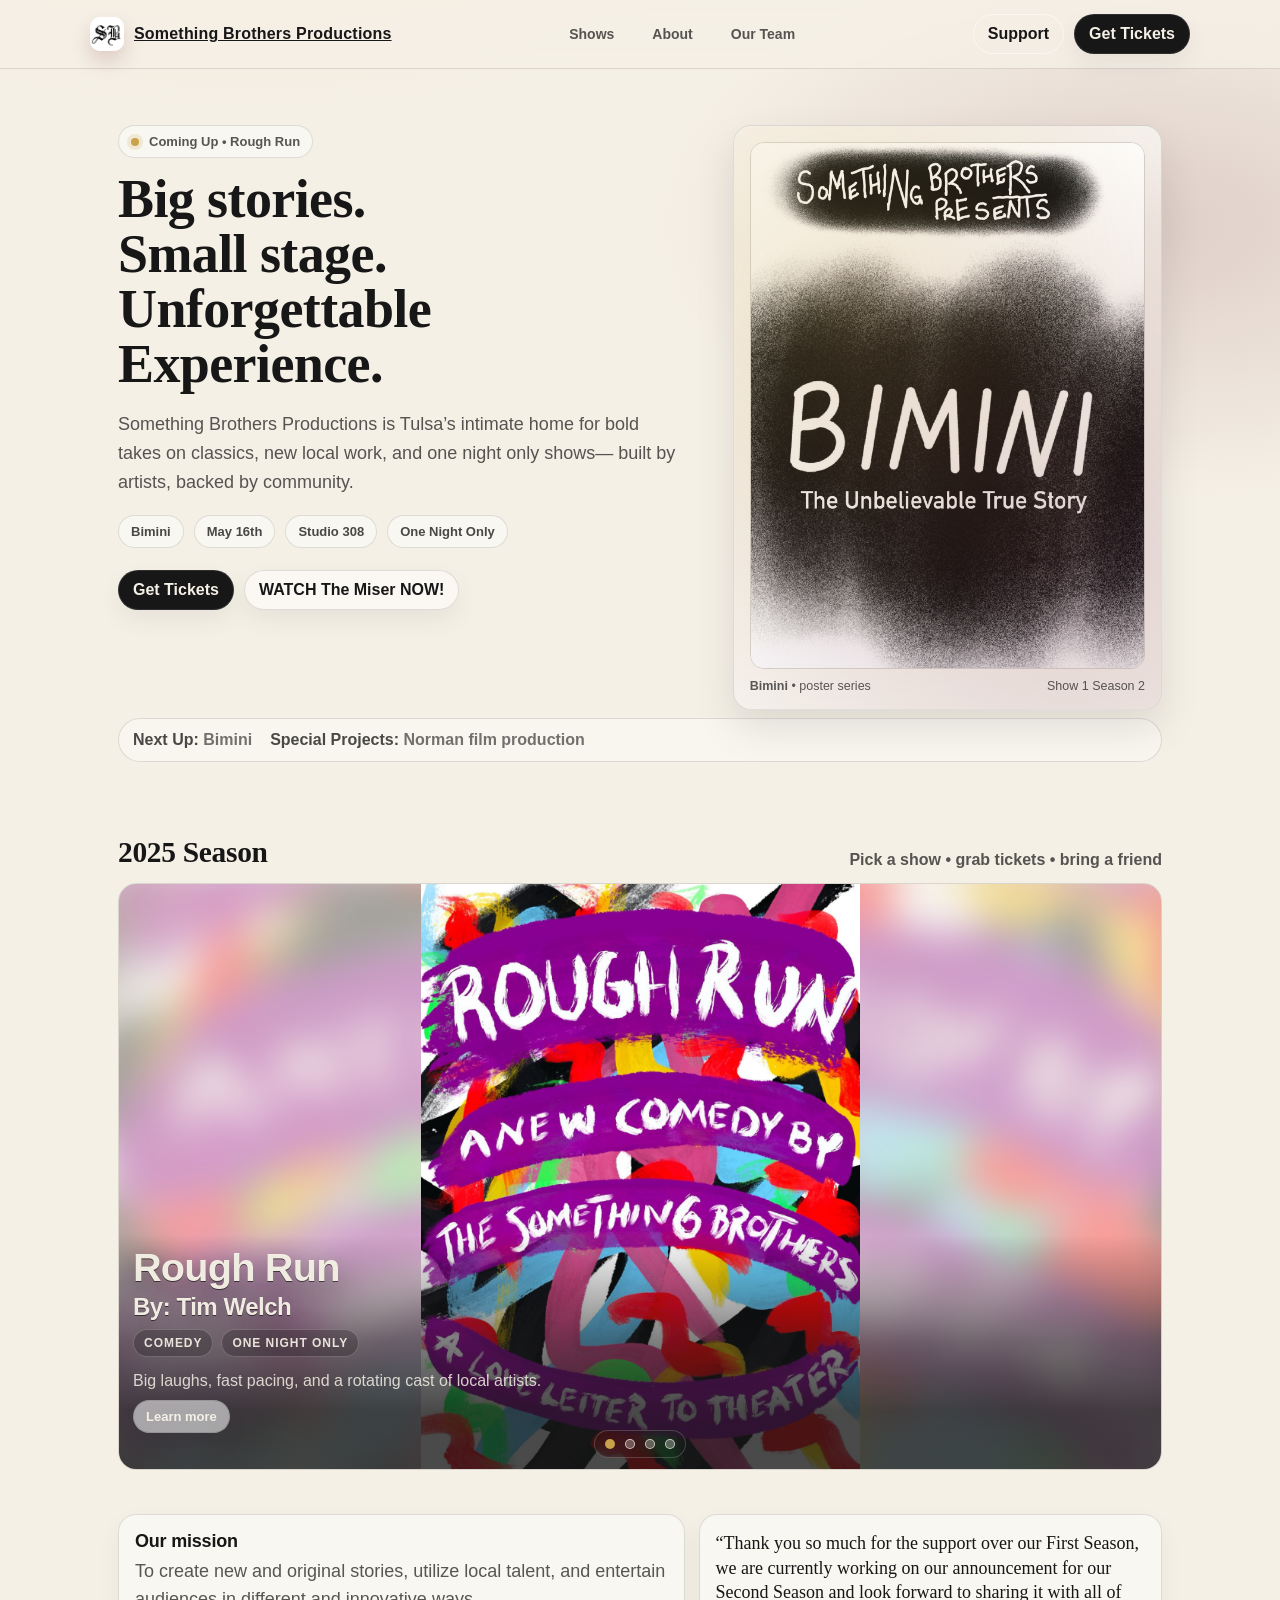
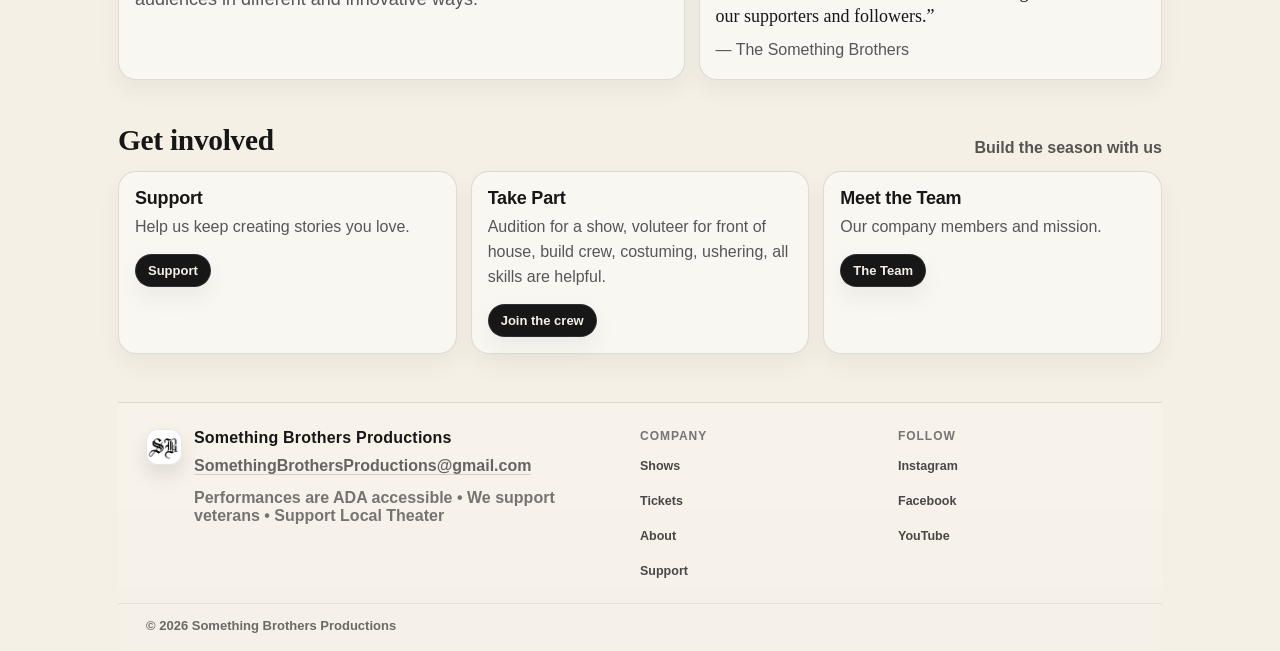
<file: index.html>
<!doctype html>
<html lang="en">
<head>
  <meta charset="utf-8" />
  <meta name="viewport" content="width=device-width,initial-scale=1" />
  <title>Something Brothers Productions</title>
  <link rel="stylesheet" href="styles.css" />
</head>
<body>
  <header>
    <div class="wrap nav">
      <div class="brand">
        <div class="mark" aria-hidden="true"></div>
        <a href="./landing.html">Something Brothers Productions</a>
      </div>
      <nav aria-label="Primary">
        <ul>
          <li><a href="./shows.html">Shows</a></li>
          <li><a href="./about.html">About</a></li>
          <li><a href="./team.html">Our Team</a></li>
        </ul>
      </nav>
      <div class="actions">
        <a class="btn ghost" href="./support.html">Support</a>
        <a class="btn primary" target="_blank" rel="noopener noreferrer" href="https://studio308tulsa.com/event/rough-run-an-original-comedy-by-the-something-brothers-production-company-january-17-2025-25-doors-at-700-show-at-730/">Get Tickets</a>
      </div>
    </div>
  </header>

  <main class="wrap">
    <section class="hero">
      <div class="heroGrid">
        <div>
          <div class="kicker"><span class="kDot" aria-hidden="true"></span> Coming Up • Rough Run</div>
          <h1>Big stories.<br>Small stage.<br>Unforgettable Experience.</h1>
          <p class="sub">
            Something Brothers Productions is Tulsa’s intimate home for bold takes on classics, new local work, and one night only shows—
            built by artists, backed by community.
          </p>
          <div class="meta">
            <div class="chip">Bimini </div>
            <div class="chip">May 16th</div>
            <div class="chip">Studio 308</div>
            <div class="chip">One Night Only</div>
          </div>
          <div class="heroCtas">
            <a class="btn primary" target="_blank" rel="noopener noreferrer" href="https://studio308tulsa.com/event/rough-run-an-original-comedy-by-the-something-brothers-production-company-january-17-2025-25-doors-at-700-show-at-730/">Get Tickets</a>
            <a class="btn" href="https://www.youtube.com/watch?v=5U45g6KMZA4" target="_blank" rel="noopener noreferrer">WATCH The Miser NOW!</a>
          </div>
        </div>

        <aside class="poster" aria-label="Show poster">
            <img
            class="posterImg"
            src="./images/Bimini.jpg"
            alt="Poster for Bimini"
            loading="lazy"
          />
          <div class="caption">
            <span><strong>Bimini</strong> • poster series</span>
            <span>Show 1 Season 2</span>
          </div>
        </aside>
      </div>

      <div class="strip" role="note" aria-label="Upcoming highlights">
        <div>Next Up: <span>Bimini </span></div>
        <div>Special Projects: <span>Norman film production</span></div>
      </div>
    </section>

    <section>
      <div class="sectionTitle">
        <h2>2025 Season</h2>
        <p>Pick a show • grab tickets • bring a friend</p>
      </div>

      <div class="seasonCarousel" data-carousel aria-label="2026 Season shows">
        <div class="seasonViewport" tabindex="0" aria-label="Carousel">
          <div class="seasonTrack">
            <article class="seasonSlide" style="--poster:url('./images/rough_run.jpg')">
              <div class="seasonMask">
                <h3>Rough Run</h3>
                <h4>By: Tim Welch</h4>
                <div class="tagRow">
                  <span class="tag">Comedy</span><span class="tag">One Night Only</span>
                </div>
                <p>Big laughs, fast pacing, and a rotating cast of local artists.</p>
                <div class="row">
                  <a class="btn mini" href="./shows.html">Learn more</a>
                </div>
              </div>
            </article>
      
            <article class="seasonSlide" id="season-slide-2" style="--poster:url('./images/macbeth.jpg')">
              <div class="seasonMask">
                <h3>Macbeth</h3>
                <h4>By: William Shakespeare</h4>
                <div class="tagRow">
                  <span class="tag">Classic</span><span class="tag">Mainstage</span>
                </div>
                <p>Bold design, modern rhythm, and a focus on human stakes.</p>
                <div class="row">
                  <a class="btn mini" href="./shows.html">Learn more</a>
                </div>
              </div>
            </article>
      
            <article class="seasonSlide" id="season-slide-3" style="--poster:url('./images/miser correct.jpg')">
              <div class="seasonMask">
                <h3>The Miser</h3>
                <h4>By: Moliere</h4>
                <h5>Adapted by: The Something Brothers</h5>
                <div class="tagRow">
                  <span class="tag">Local</span><span class="tag">Workshop</span>
                </div>
                <p>New take on a classic by Tulsa artists; bold, crude, and hilarious.</p>
                <div class="row">
                  <a class="btn mini" href="https://www.youtube.com/watch?v=5U45g6KMZA4" target="_blank" rel="noopener noreferrer">WATCH NOW</a>
                </div>
              </div>
            </article>
      
            <article class="seasonSlide" id="season-slide-4" style="--poster:url('./images/norman.jpg')">
              <div class="seasonMask">
                <h3>Norman</h3>
                <h4>By: Justin Hendrix</h4>
                <div class="tagRow">
                  <span class="tag">Special</span><span class="tag">Limited</span>
                </div>
                <p>Unforgettable, heartfelt, original.</p>
                <div class="row">
                  <a class="btn mini" href="https://www.youtube.com/watch?v=4v0efpyCd44" target="_blank" rel="noopener noreferrer">KJRH Featurette</a>
                </div>
              </div>
              </article>
          </div>
        </div>
      
        <div class="seasonDots" role="tablist" aria-label="Season slide navigation">
          <button class="seasonDot" type="button" aria-label="Slide 1" aria-controls="season-slide-1" aria-selected="true"></button>
          <button class="seasonDot" type="button" aria-label="Slide 2" aria-controls="season-slide-2" aria-selected="false"></button>
          <button class="seasonDot" type="button" aria-label="Slide 3" aria-controls="season-slide-3" aria-selected="false"></button>
          <button class="seasonDot" type="button" aria-label="Slide 4" aria-controls="season-slide-4" aria-selected="false"></button>
        </div>
      </div>      
    </section>

    <section class="twoCol">
      <div class="card">
        <h3>Our mission</h3>
        <p class="sub" style="margin-top:6px">
            To create new and original stories, utilize local talent, and entertain audiences in different and innovative ways.
        </p>
      </div>
      <div class="card">
        <div class="quote">“Thank you so much for the support over our First Season, we are currently working on our announcement for our Second Season and look forward to sharing it with all of our supporters and followers.”</div>
        <p style="margin-top:10px; color:var(--muted)">— The Something Brothers</p>
      </div>
    </section>

    <section>
      <div class="sectionTitle">
        <h2>Get involved</h2>
        <p>Build the season with us</p>
      </div>
      <div class="grid">
        <article class="card">
          <h3>Support</h3>
          <p>Help us keep creating stories you love.</p>
          <div class="row"><a class="btn mini primary" href="./support.html">Support</a></div>
        </article>
        <article class="card">
          <h3>Take Part</h3>
          <p>Audition for a show, voluteer for front of house, build crew, costuming, ushering, all skills are helpful.</p>
          <div class="row"><a class="btn mini primary" href="./support.html">Join the crew</a></div>
        </article>
        <article class="card">
          <h3>Meet the Team</h3>
          <p>Our company members and mission.</p>
          <div class="row"><a class="btn mini primary" href="#">The Team</a></div>
        </article>
      </div>
    </section>


    <footer class="siteFooter" aria-label="Site footer">
        <div class="wrap footerGrid">
          <div class="footerBrand">
            <div class="footerLogo" aria-hidden="true"></div>
            <div>
              <div class="footerName">Something Brothers Productions</div>
              <address class="footerMeta">
                <a href="mailto:somethingbrothersproductions@gmail.com">SomethingBrothersProductions@gmail.com</a>
              </address>
              <div class="footerNote">Performances are ADA accessible • We support veterans • Support Local Theater</div>
            </div>
          </div>
      
          <nav class="footerCol" aria-label="Footer links">
            <div class="footerTitle">Company</div>
            <a class="footerLink" href="./shows.html">Shows</a>
            <a class="footerLink" target="_blank" rel="noopener noreferrer" href="https://studio308tulsa.com/event/rough-run-an-original-comedy-by-the-something-brothers-production-company-january-17-2025-25-doors-at-700-show-at-730/">Tickets</a>
            <a class="footerLink" href="./about.html">About</a>
            <a class="footerLink" href="./support.html">Support</a>
          </nav>
      
          <div class="footerCol">
            <div class="footerTitle">Follow</div>
            <a class="footerLink" target="_blank" rel="noopener noreferrer" href="https://www.instagram.com/somethingbrothersproductions/">Instagram</a>
            <a class="footerLink" target="_blank" rel="noopener noreferrer" href="https://www.facebook.com/p/Something-Brothers-Productions-61576021524896/">Facebook</a>
            <a class="footerLink" target="_blank" rel="noopener noreferrer" href="https://www.youtube.com/@SomethingBrothersProductions">YouTube</a>
          </div>
        </div>
      
        <div class="wrap footerBar">
          <span>© <span id="year"></span> Something Brothers Productions</span>
          <span class="footerBarLinks">
            <a href="#"></a>
            <a href="#"></a>
          </span>
        </div>
      </footer>
      
      <script>
        document.getElementById("year").textContent = new Date().getFullYear();
      </script>      
  </main>
</body>
</html>
<script src="something.js" defer></script>
</file>
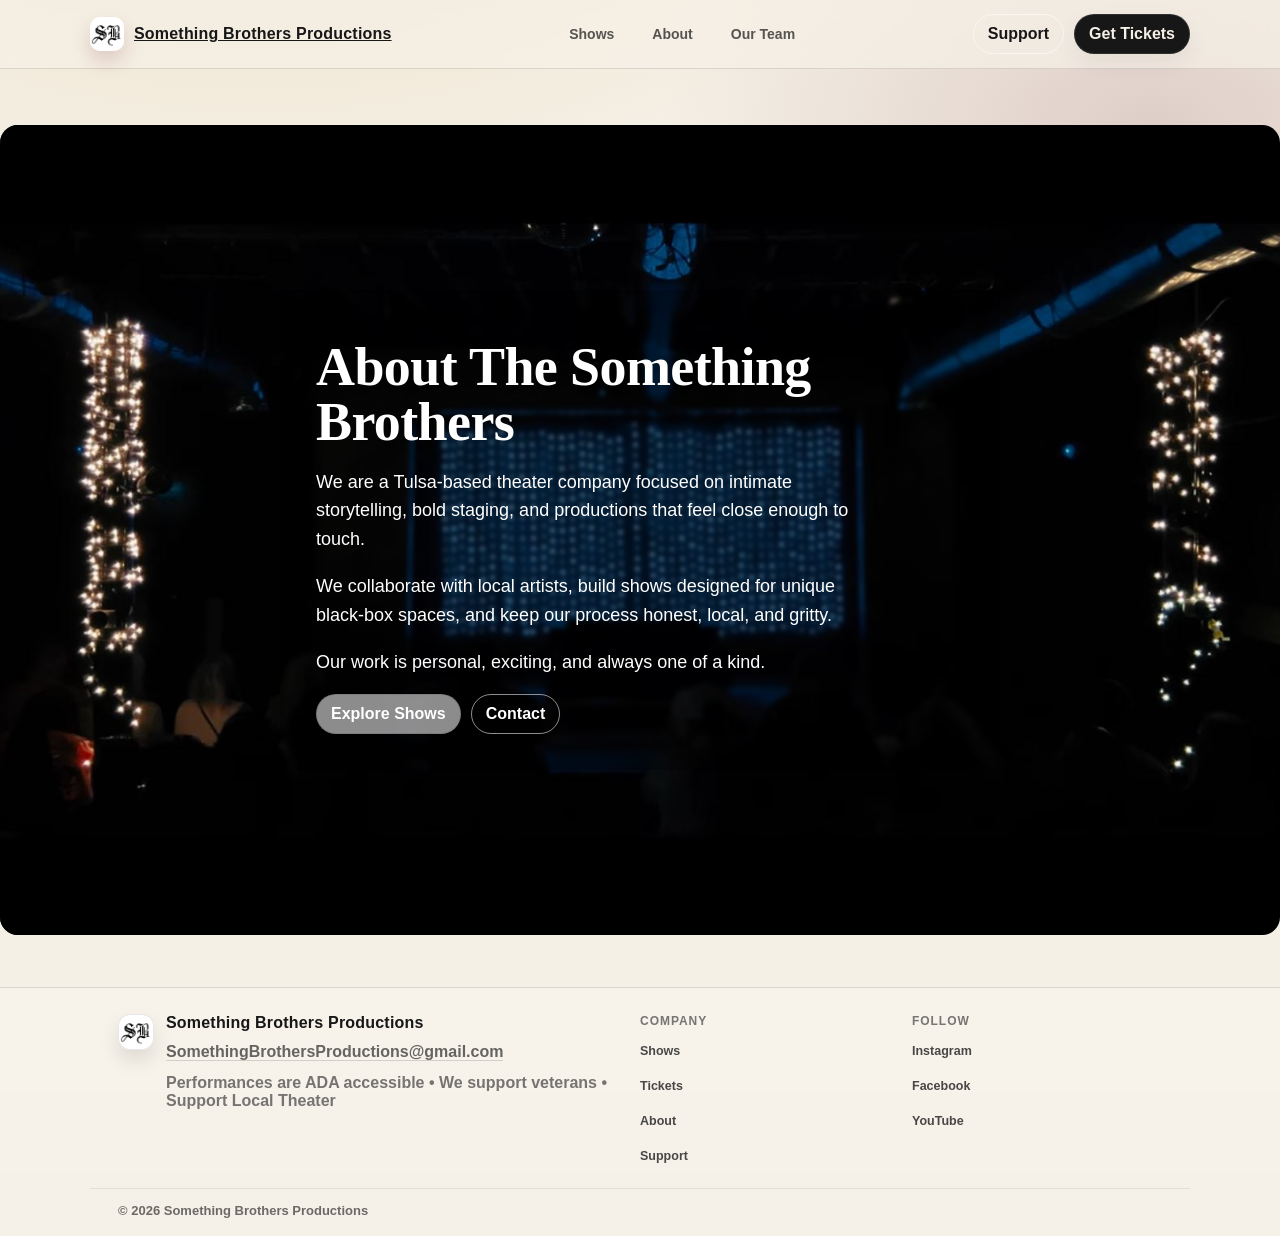
<file: about.html>
<!doctype html>
<html lang="en">
<head>
  <meta charset="utf-8" />
  <meta name="viewport" content="width=device-width,initial-scale=1" />
  <title>Something Brothers Productions</title>
  <link rel="stylesheet" href="styles.css" />
</head>
<body>
  <header>
    <div class="wrap nav">
      <div class="brand">
        <div class="mark" aria-hidden="true"></div>
        <a href="./index.html">Something Brothers Productions</a>
      </div>
      <nav aria-label="Primary">
        <ul>
          <li><a href="./shows.html">Shows</a></li>
          <li><a href="./about.html">About</a></li>
          <li><a href="./team.html">Our Team</a></li>
        </ul>
      </nav>
      <div class="actions">
        <a class="btn ghost" href="./support.html">Support</a>
        <a class="btn primary" href="https://studio308tulsa.com/event/rough-run-an-original-comedy-by-the-something-brothers-production-company-january-17-2025-25-doors-at-700-show-at-730/">Get Tickets</a>
      </div>
    </div>
  </header>

  <main>
    <section class="hero">
        <section class="aboutBand" aria-labelledby="about-title">
            <div class="aboutMedia" role="img" aria-label="photo of a black-box space"></div>
            <div class="wrap">
                <div class="aboutContent">
                    <h1 id="about-title">About The Something Brothers</h2>
                    <p class="sub2">
                    We are a Tulsa-based theater company focused on intimate storytelling, bold staging,
                    and productions that feel close enough to touch.
                    </p>
                    <p class="sub2">
                    We collaborate with local artists, build shows designed for unique black-box spaces,
                    and keep our process honest, local, and gritty.
                    </p>
                    <p class="sub2">
                    Our work is personal, exciting, and always one of a kind.
                    </p>

                    <div class="aboutActions">
                    <a class="btn" href="#shows">Explore Shows</a>
                    <a class="btn ghost" href="#contact">Contact</a>
                    </div>
                </div>
            </div>
        </section>
      

      
    </section>

    

 
    
    <footer class="siteFooter" aria-label="Site footer">
        <div class="wrap footerGrid">
          <div class="footerBrand">
            <div class="footerLogo" aria-hidden="true"></div>
            <div>
              <div class="footerName">Something Brothers Productions</div>
              <address class="footerMeta">
                <a href="mailto:somethingbrothersproductions@gmail.com">SomethingBrothersProductions@gmail.com</a>
              </address>
              <div class="footerNote">Performances are ADA accessible • We support veterans • Support Local Theater</div>
            </div>
          </div>
      
          <nav class="footerCol" aria-label="Footer links">
            <div class="footerTitle">Company</div>
            <a class="footerLink" href="./shows.html">Shows</a>
            <a class="footerLink" target="_blank" rel="noopener noreferrer" href="https://studio308tulsa.com/event/rough-run-an-original-comedy-by-the-something-brothers-production-company-january-17-2025-25-doors-at-700-show-at-730/">Tickets</a>
            <a class="footerLink" href="./about.html">About</a>
            <a class="footerLink" href="./support.html">Support</a>
          </nav>
      
          <div class="footerCol">
            <div class="footerTitle">Follow</div>
            <a class="footerLink" target="_blank" rel="noopener noreferrer" href="https://www.instagram.com/somethingbrothersproductions/">Instagram</a>
            <a class="footerLink" target="_blank" rel="noopener noreferrer" href="https://www.facebook.com/p/Something-Brothers-Productions-61576021524896/">Facebook</a>
            <a class="footerLink" target="_blank" rel="noopener noreferrer" href="https://www.youtube.com/@SomethingBrothersProductions">YouTube</a>
          </div>
        </div>
      
        <div class="wrap footerBar">
          <span>© <span id="year"></span> Something Brothers Productions</span>
          <span class="footerBarLinks">
            <a href="#"></a>
            <a href="#"></a>
          </span>
        </div>
      </footer>
      
      <script>
        document.getElementById("year").textContent = new Date().getFullYear();
      </script>      
  </main>
</body>
</html>
<script src="something.js" defer></script>
</file>
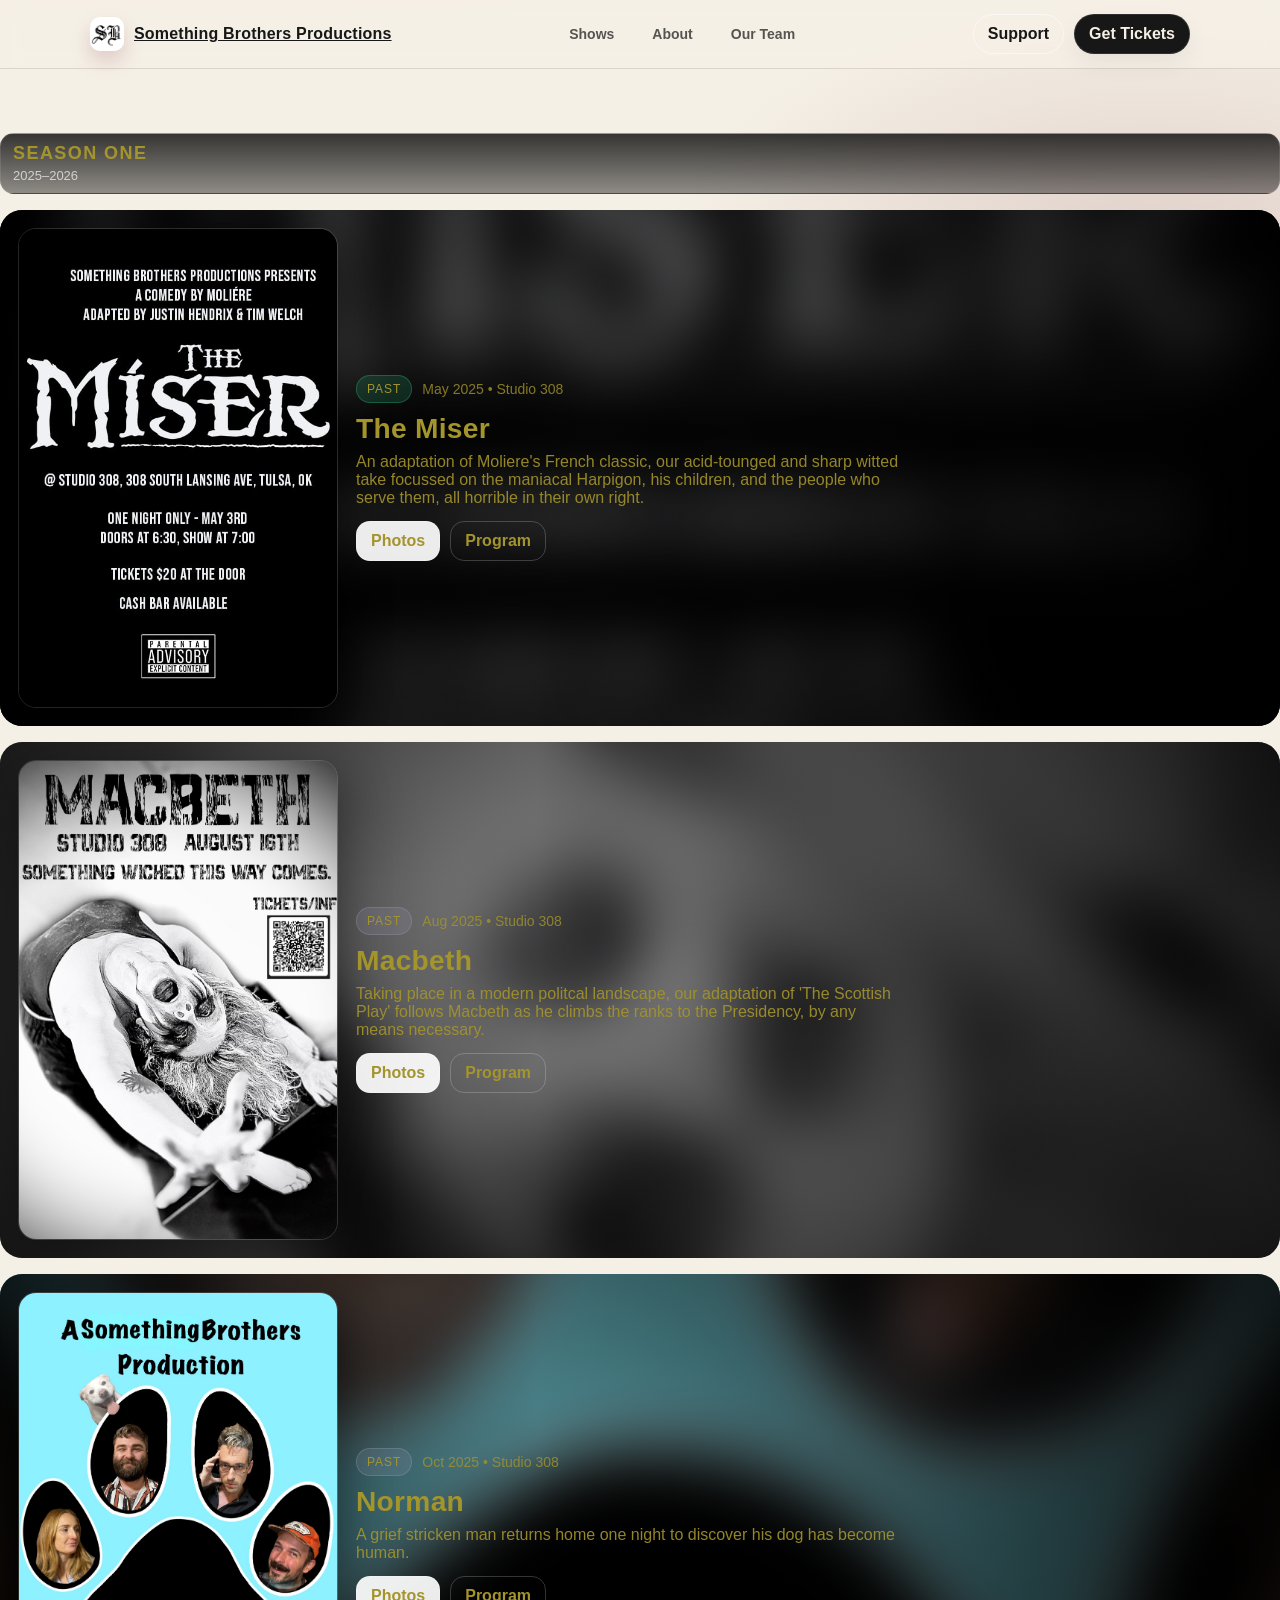
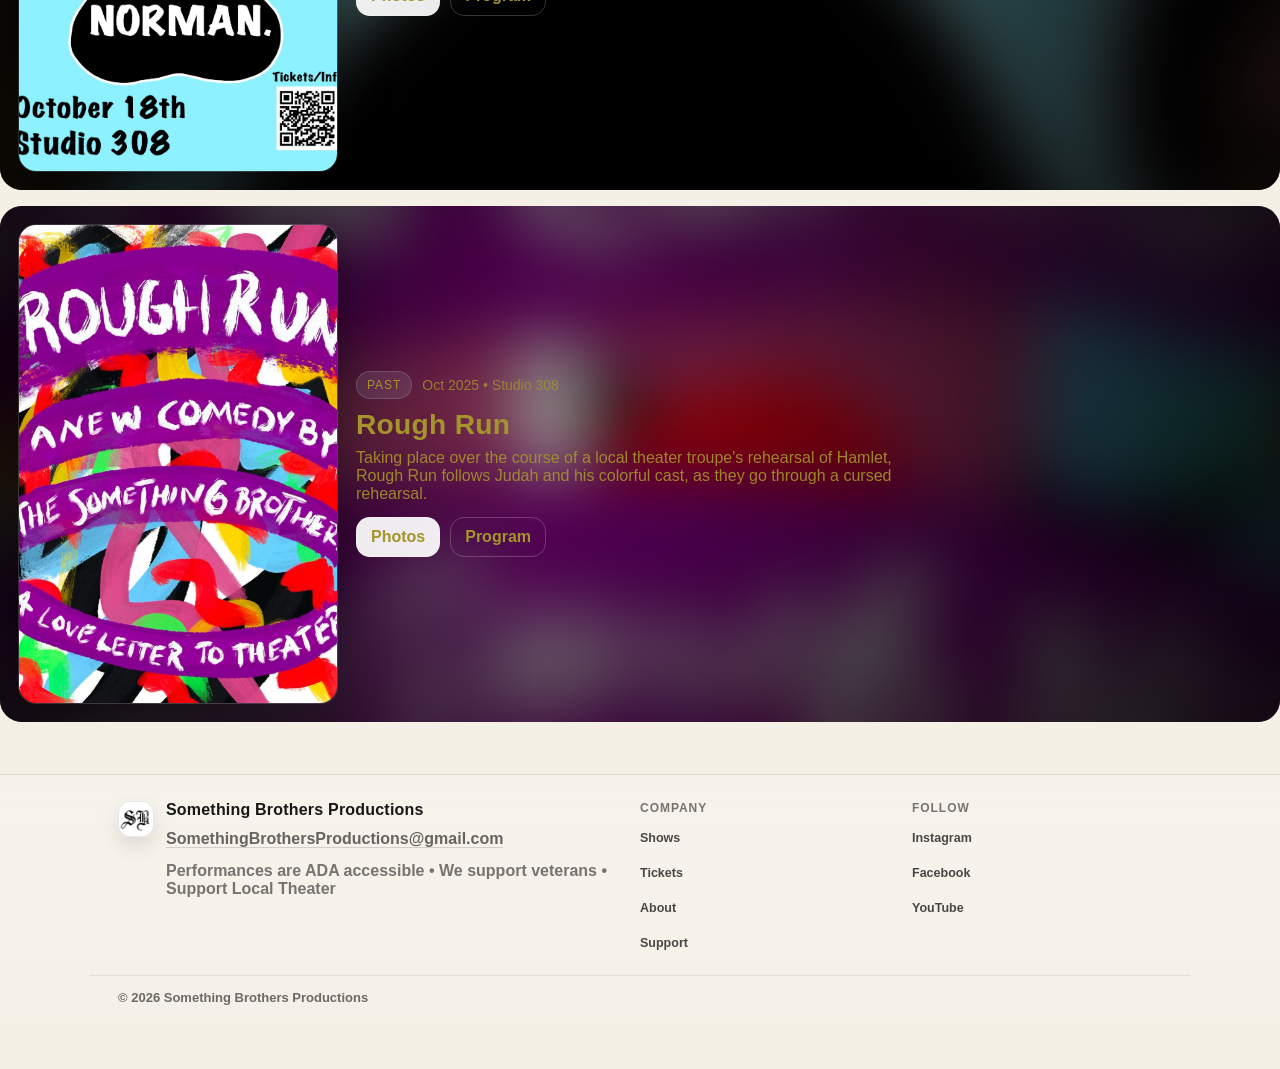
<file: shows.html>
<!doctype html>
<html lang="en">
<head>
  <meta charset="utf-8" />
  <meta name="viewport" content="width=device-width,initial-scale=1" />
  <title>Something Brothers Productions</title>
  <link rel="stylesheet" href="styles.css" />
</head>
<body>
  <header>
    <div class="wrap nav">
      <div class="brand">
        <div class="mark" aria-hidden="true"></div>
        <a href="./index.html">Something Brothers Productions</a>
      </div>
      <nav aria-label="Primary">
        <ul>
          <li><a href="./shows.html">Shows</a></li>
          <li><a href="./about.html">About</a></li>
          <li><a href="./team.html">Our Team</a></li>
        </ul>
      </nav>
      <div class="actions">
        <a class="btn ghost" href="./support.html">Support</a>
        <a class="btn primary" href="https://studio308tulsa.com/event/rough-run-an-original-comedy-by-the-something-brothers-production-company-january-17-2025-25-doors-at-700-show-at-730/">Get Tickets</a>
      </div>
    </div>
  </header>

  <main>
    
    <!-- ===== Shows Heroes Section (drop-in) ===== -->
<section class="shows-block" aria-label="Shows">

  <!-- Season One -->
  <section class="shows-season" aria-label="Season One">
    <div class="shows-seasonhead">
      <h2 class="shows-season-title">Season One</h2>
      <p class="shows-season-subtitle">2025–2026</p>
    </div>

    <div class="shows-rail">
      <article class="shows-hero" style="--shows-poster:url('./images/miser\ correct.jpg');">
        <div class="shows-hero-inner">
          <img class="shows-hero-poster" src='./images/miser correct.jpg' alt="Show 01 poster" loading="lazy">

          <div class="shows-hero-copy">
            <div class="shows-hero-topline">
              <span class="shows-badge shows-badge-upcoming">Past</span>
              <span class="shows-meta">May 2025 • Studio 308</span>
            </div>

            <h3 class="shows-hero-title">The Miser</h3>

            <p class="shows-hero-blurb">
              An adaptation of Moliere's French classic, our acid-tounged and sharp witted take focussed on the maniacal Harpigon, his children, and the people who serve them, all horrible in their own right.
            </p>

            <div class="shows-hero-actions">
              <a class="shows-btn" href="#">Photos</a>
              <a class="shows-btn shows-btn-ghost" href="#">Program</a>
            </div>
          </div>
        </div>
      </article>

      <article class="shows-hero" style="--shows-poster:url('./images/macbeth.jpg');">
        <div class="shows-hero-inner">
          <img class="shows-hero-poster" src='./images/macbeth.jpg' alt="Show 02 poster" loading="lazy">

          <div class="shows-hero-copy">
            <div class="shows-hero-topline">
              <span class="shows-badge shows-badge-past">Past</span>
              <span class="shows-meta">Aug 2025 • Studio 308</span>
            </div>

            <h3 class="shows-hero-title">Macbeth</h3>

            <p class="shows-hero-blurb">
              Taking place in a modern politcal landscape, our adaptation of 'The Scottish Play' follows Macbeth as he climbs the ranks to the Presidency, by any means necessary. 
            </p>

            <div class="shows-hero-actions">
              <a class="shows-btn" href="#">Photos</a>
              <a class="shows-btn shows-btn-ghost" href="#">Program</a>
            </div>
          </div>
        </div>
      </article>

      <article class="shows-hero" style="--shows-poster:url('./images/norman.jpg');">
        <div class="shows-hero-inner">
          <img class="shows-hero-poster" src='./images/norman.jpg' alt="Show 03 poster" loading="lazy">

          <div class="shows-hero-copy">
            <div class="shows-hero-topline">
              <span class="shows-badge shows-badge-past">Past</span>
              <span class="shows-meta">Oct 2025 • Studio 308</span>
            </div>

            <h3 class="shows-hero-title">Norman</h3>

            <p class="shows-hero-blurb">
              A grief stricken man returns home one night to discover his dog has become human.
            </p>

            <div class="shows-hero-actions">
              <a class="shows-btn" href="#">Photos</a>
              <a class="shows-btn shows-btn-ghost" href="#">Program</a>
            </div>
          </div>
        </div>
      </article>

      <article class="shows-hero" style="--shows-poster:url('./images/rough_run.jpg');">
        <div class="shows-hero-inner">
          <img class="shows-hero-poster" src='./images/rough_run.jpg' alt="Show 03 poster" loading="lazy">

          <div class="shows-hero-copy">
            <div class="shows-hero-topline">
              <span class="shows-badge shows-badge-past">Past</span>
              <span class="shows-meta">Oct 2025 • Studio 308</span>
            </div>

            <h3 class="shows-hero-title">Rough Run</h3>

            <p class="shows-hero-blurb">
              Taking place over the course of a local theater troupe's rehearsal of Hamlet, Rough Run follows Judah and his colorful cast, as they go through a cursed rehearsal.
            </p>
            <div class="shows-hero-actions">
              <a class="shows-btn" href="#">Photos</a>
              <a class="shows-btn shows-btn-ghost" href="#">Program</a>
            </div>
          </div>
        </div>
      </article>
    </div>
  </section>

    
    <footer class="siteFooter" aria-label="Site footer">
        <div class="wrap footerGrid">
          <div class="footerBrand">
            <div class="footerLogo" aria-hidden="true"></div>
            <div>
              <div class="footerName">Something Brothers Productions</div>
              <address class="footerMeta">
                <a href="mailto:somethingbrothersproductions@gmail.com">SomethingBrothersProductions@gmail.com</a>
              </address>
              <div class="footerNote">Performances are ADA accessible • We support veterans • Support Local Theater</div>
            </div>
          </div>
      
          <nav class="footerCol" aria-label="Footer links">
            <div class="footerTitle">Company</div>
            <a class="footerLink" href="./shows.html">Shows</a>
            <a class="footerLink" target="_blank" rel="noopener noreferrer" href="https://studio308tulsa.com/event/rough-run-an-original-comedy-by-the-something-brothers-production-company-january-17-2025-25-doors-at-700-show-at-730/">Tickets</a>
            <a class="footerLink" href="./about.html">About</a>
            <a class="footerLink" href="./support.html">Support</a>
          </nav>
      
          <div class="footerCol">
            <div class="footerTitle">Follow</div>
            <a class="footerLink" target="_blank" rel="noopener noreferrer" href="https://www.instagram.com/somethingbrothersproductions/">Instagram</a>
            <a class="footerLink" target="_blank" rel="noopener noreferrer" href="https://www.facebook.com/p/Something-Brothers-Productions-61576021524896/">Facebook</a>
            <a class="footerLink" target="_blank" rel="noopener noreferrer" href="https://www.youtube.com/@SomethingBrothersProductions">YouTube</a>
          </div>
        </div>
      
        <div class="wrap footerBar">
          <span>© <span id="year"></span> Something Brothers Productions</span>
          <span class="footerBarLinks">
            <a href="#"></a>
            <a href="#"></a>
          </span>
        </div>
      </footer>
      
      <script>
        document.getElementById("year").textContent = new Date().getFullYear();
      </script>      
  </main>
</body>
</html>
<script src="something.js" defer></script>
</file>
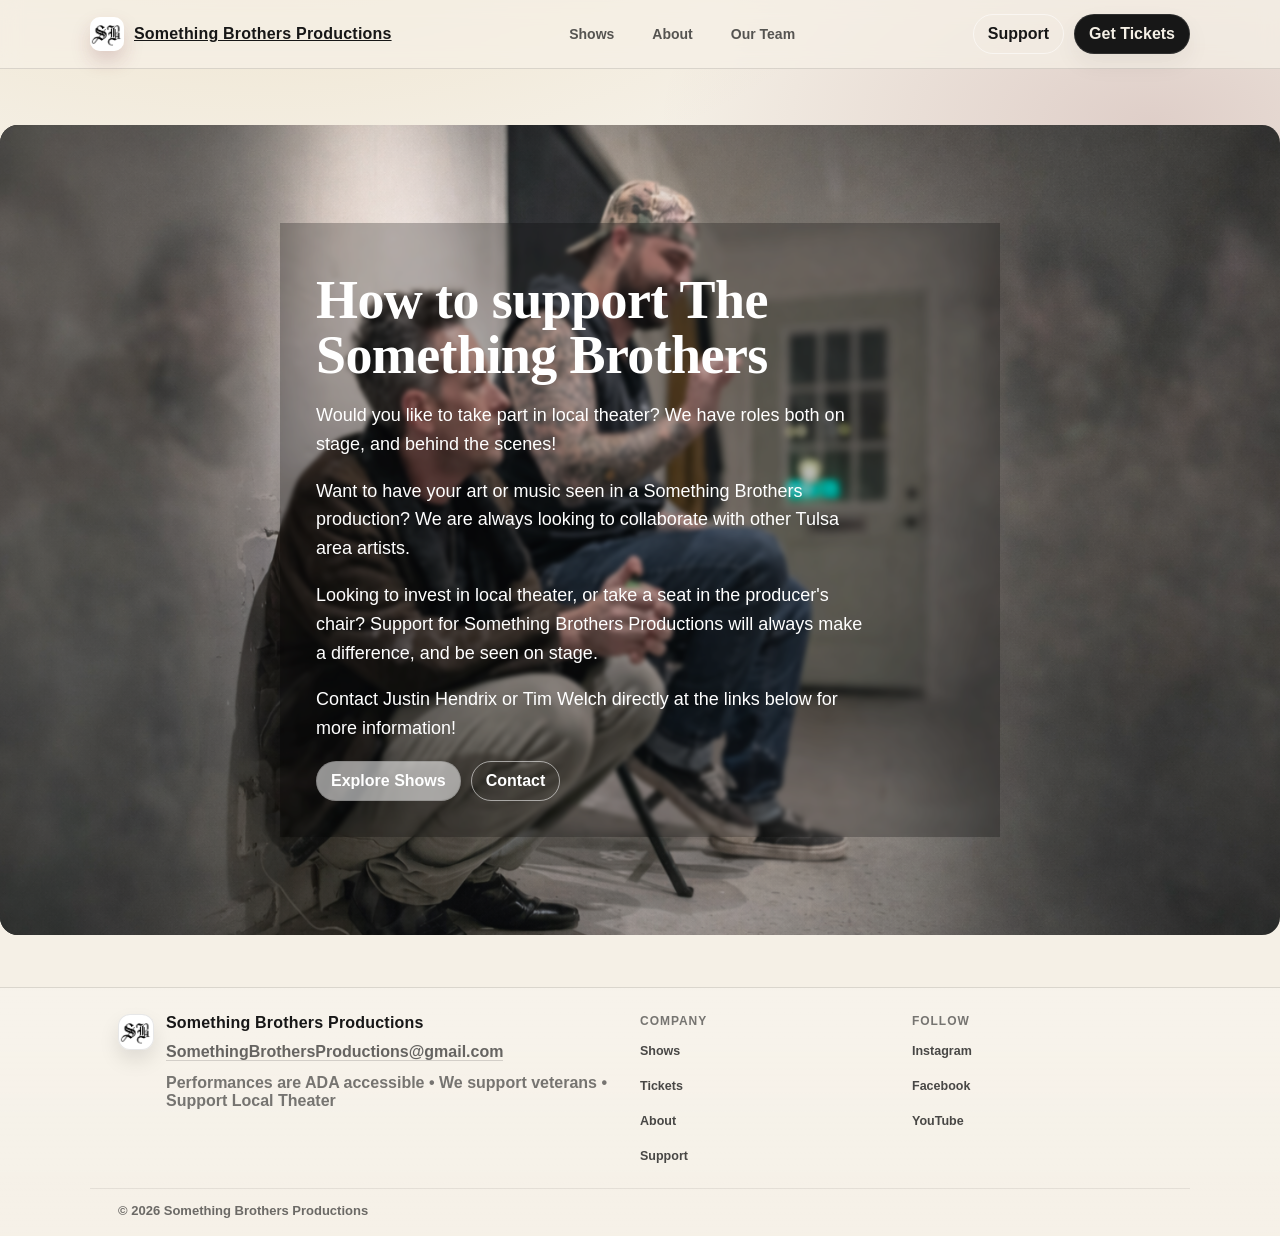
<file: support.html>
<!doctype html>
<html lang="en">
<head>
  <meta charset="utf-8" />
  <meta name="viewport" content="width=device-width,initial-scale=1" />
  <title>Something Brothers Productions</title>
  <link rel="stylesheet" href="styles.css" />
</head>
<body>
  <header>
    <div class="wrap nav">
      <div class="brand">
        <div class="mark" aria-hidden="true"></div>
        <a href="./index.html">Something Brothers Productions</a>
      </div>
      <nav aria-label="Primary">
        <ul>
          <li><a href="./shows.html">Shows</a></li>
          <li><a href="./about.html">About</a></li>
          <li><a href="./team.html">Our Team</a></li>
        </ul>
      </nav>
      <div class="actions">
        <a class="btn ghost" href="./support.html">Support</a>
        <a class="btn primary" href="https://studio308tulsa.com/event/rough-run-an-original-comedy-by-the-something-brothers-production-company-january-17-2025-25-doors-at-700-show-at-730/">Get Tickets</a>
      </div>
    </div>
  </header>

  <main>
    <section class="hero">
        <section class="aboutBand" aria-labelledby="about-title">
            <div class="supportMedia" role="img" aria-label="photo of a black-box space"></div>
            <div class="wrap">
                <div class="aboutContent">
                    <h1 id="about-title">How to support The Something Brothers</h2>
                    <p class="sub2">
                    Would you like to take part in local theater? We have roles both on stage, and behind the scenes!
                    </p>
                    <p class="sub2">
                    Want to have your art or music seen in a Something Brothers production? We are always looking to collaborate with other Tulsa area artists.
                    </p>
                    <p class="sub2">
                    Looking to invest in local theater, or take a seat in the producer's chair? Support for Something Brothers Productions will always make a difference, and be seen on stage.
                    </p>

                    <p class="sub2">
                    Contact Justin Hendrix or Tim Welch directly at the links below for more information!
                    </p>


                    <div class="aboutActions">
                    <a class="btn" href="#shows">Explore Shows</a>
                    <a class="btn ghost" href="#contact">Contact</a>
                    </div>
                </div>
            </div>
        </section>
      

      
    </section>

    

 
    
    <footer class="siteFooter" aria-label="Site footer">
        <div class="wrap footerGrid">
          <div class="footerBrand">
            <div class="footerLogo" aria-hidden="true"></div>
            <div>
              <div class="footerName">Something Brothers Productions</div>
              <address class="footerMeta">
                <a href="mailto:somethingbrothersproductions@gmail.com">SomethingBrothersProductions@gmail.com</a>
              </address>
              <div class="footerNote">Performances are ADA accessible • We support veterans • Support Local Theater</div>
            </div>
          </div>
      
          <nav class="footerCol" aria-label="Footer links">
            <div class="footerTitle">Company</div>
            <a class="footerLink" href="./shows.html">Shows</a>
            <a class="footerLink" target="_blank" rel="noopener noreferrer" href="https://studio308tulsa.com/event/rough-run-an-original-comedy-by-the-something-brothers-production-company-january-17-2025-25-doors-at-700-show-at-730/">Tickets</a>
            <a class="footerLink" href="./about.html">About</a>
            <a class="footerLink" href="./support.html">Support</a>
          </nav>
      
          <div class="footerCol">
            <div class="footerTitle">Follow</div>
            <a class="footerLink" target="_blank" rel="noopener noreferrer" href="https://www.instagram.com/somethingbrothersproductions/">Instagram</a>
            <a class="footerLink" target="_blank" rel="noopener noreferrer" href="https://www.facebook.com/p/Something-Brothers-Productions-61576021524896/">Facebook</a>
            <a class="footerLink" target="_blank" rel="noopener noreferrer" href="https://www.youtube.com/@SomethingBrothersProductions">YouTube</a>
          </div>
        </div>
      
        <div class="wrap footerBar">
          <span>© <span id="year"></span> Something Brothers Productions</span>
          <span class="footerBarLinks">
            <a href="#"></a>
            <a href="#"></a>
          </span>
        </div>
      </footer>
      
      <script>
        document.getElementById("year").textContent = new Date().getFullYear();
      </script>      
  </main>
</body>
</html>
<script src="something.js" defer></script>
</file>
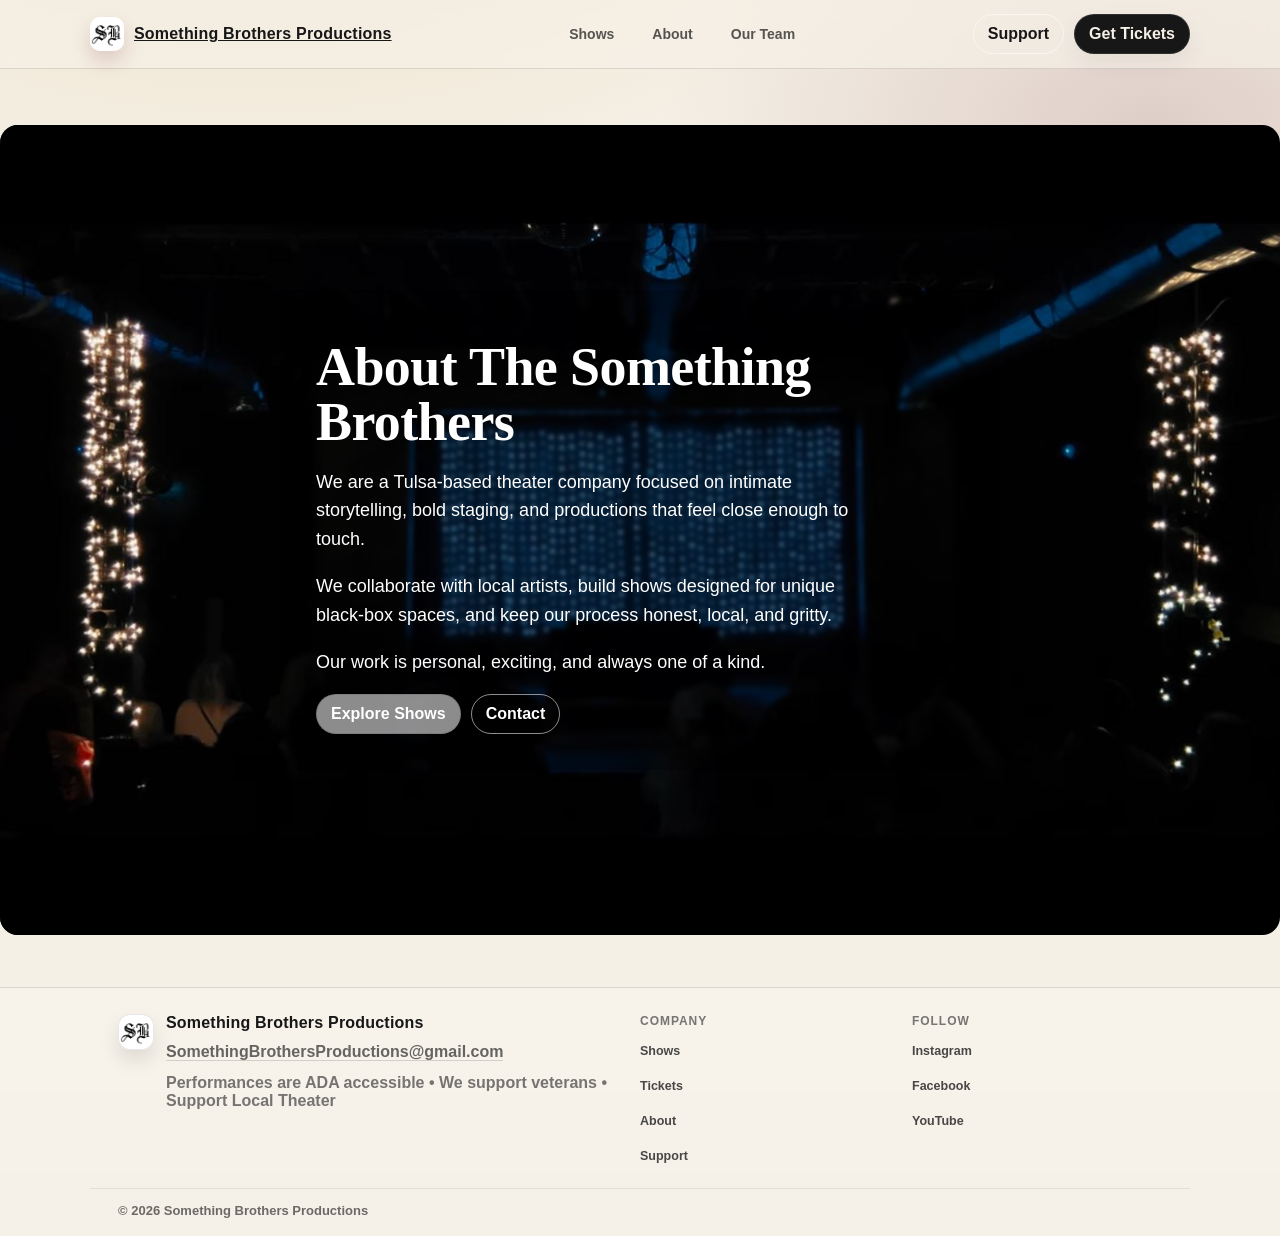
<file: team.html>
<!doctype html>
<html lang="en">
<head>
  <meta charset="utf-8" />
  <meta name="viewport" content="width=device-width,initial-scale=1" />
  <title>Something Brothers Productions</title>
  <link rel="stylesheet" href="styles.css" />
</head>
<body>
  <header>
    <div class="wrap nav">
      <div class="brand">
        <div class="mark" aria-hidden="true"></div>
        <a href="./index.html">Something Brothers Productions</a>
      </div>
      <nav aria-label="Primary">
        <ul>
          <li><a href="./shows.html">Shows</a></li>
          <li><a href="./about.html">About</a></li>
          <li><a href="./team.html">Our Team</a></li>
        </ul>
      </nav>
      <div class="actions">
        <a class="btn ghost" href="./support.html">Support</a>
        <a class="btn primary" href="https://studio308tulsa.com/event/rough-run-an-original-comedy-by-the-something-brothers-production-company-january-17-2025-25-doors-at-700-show-at-730/">Get Tickets</a>
      </div>
    </div>
  </header>

  <main>
    <section class="hero">
        <section class="aboutBand" aria-labelledby="about-title">
            <div class="aboutMedia" role="img" aria-label="photo of a black-box space"></div>
            <div class="wrap">
                <div class="aboutContent">
                    <h1 id="about-title">About The Something Brothers</h2>
                    <p class="sub2">
                    We are a Tulsa-based theater company focused on intimate storytelling, bold staging,
                    and productions that feel close enough to touch.
                    </p>
                    <p class="sub2">
                    We collaborate with local artists, build shows designed for unique black-box spaces,
                    and keep our process honest, local, and gritty.
                    </p>
                    <p class="sub2">
                    Our work is personal, exciting, and always one of a kind.
                    </p>

                    <div class="aboutActions">
                    <a class="btn" href="#shows">Explore Shows</a>
                    <a class="btn ghost" href="#contact">Contact</a>
                    </div>
                </div>
            </div>
        </section>
      

      
    </section>

    

 
    
    <footer class="siteFooter" aria-label="Site footer">
        <div class="wrap footerGrid">
          <div class="footerBrand">
            <div class="footerLogo" aria-hidden="true"></div>
            <div>
              <div class="footerName">Something Brothers Productions</div>
              <address class="footerMeta">
                <a href="mailto:somethingbrothersproductions@gmail.com">SomethingBrothersProductions@gmail.com</a>
              </address>
              <div class="footerNote">Performances are ADA accessible • We support veterans • Support Local Theater</div>
            </div>
          </div>
      
          <nav class="footerCol" aria-label="Footer links">
            <div class="footerTitle">Company</div>
            <a class="footerLink" href="./shows.html">Shows</a>
            <a class="footerLink" target="_blank" rel="noopener noreferrer" href="https://studio308tulsa.com/event/rough-run-an-original-comedy-by-the-something-brothers-production-company-january-17-2025-25-doors-at-700-show-at-730/">Tickets</a>
            <a class="footerLink" href="./about.html">About</a>
            <a class="footerLink" href="./support.html">Support</a>
          </nav>
      
          <div class="footerCol">
            <div class="footerTitle">Follow</div>
            <a class="footerLink" target="_blank" rel="noopener noreferrer" href="https://www.instagram.com/somethingbrothersproductions/">Instagram</a>
            <a class="footerLink" target="_blank" rel="noopener noreferrer" href="https://www.facebook.com/p/Something-Brothers-Productions-61576021524896/">Facebook</a>
            <a class="footerLink" target="_blank" rel="noopener noreferrer" href="https://www.youtube.com/@SomethingBrothersProductions">YouTube</a>
          </div>
        </div>
      
        <div class="wrap footerBar">
          <span>© <span id="year"></span> Something Brothers Productions</span>
          <span class="footerBarLinks">
            <a href="#"></a>
            <a href="#"></a>
          </span>
        </div>
      </footer>
      
      <script>
        document.getElementById("year").textContent = new Date().getFullYear();
      </script>      
  </main>
</body>
</html>
<script src="something.js" defer></script>
</file>
<file: styles.css>
:root{
    --cream:#F5F0E6;
    --char:#171717;
    --burg:#6B1E2D;
    --brass:#C9A24A;
    --muted:rgba(23,23,23,.72);
    --card:rgba(255,255,255,.55);
    --stroke:rgba(23,23,23,.12);
    --radius:18px;
    --shadow:0 18px 40px rgba(0,0,0,.10);
    --max:1100px;
    --pad:clamp(16px, 3vw, 28px);
  }
  @import url('https://fonts.googleapis.com/css2?family=Playfair+Display:ital,wght@0,600;1,600&display=swap');
  *{box-sizing:border-box}
  body{
    margin:0;
    font-family: "Playfair Display", "Segoe UI", Roboto, Arial, sans-serif;
    color:var(--char);
    background: radial-gradient(1200px 600px at 20% -10%, rgba(201,162,74,.18), transparent 55%),
                radial-gradient(900px 500px at 90% 10%, rgba(107,30,45,.16), transparent 55%),
                var(--cream);
  }
  a{color:inherit}
  .wrap{max-width:var(--max); margin:0 auto; padding:0 var(--pad);}
  header{
    position:sticky; top:0; z-index:10;
    backdrop-filter: blur(10px);
    background: rgba(245,240,230,.72);
    border-bottom:1px solid var(--stroke);
  }
  .nav{
    display:flex; align-items:center; justify-content:space-between;
    padding:14px 0;
    gap:14px;
  }
  .brand{
    display:flex; align-items:center; gap:10px;
    font-weight:800; letter-spacing:.2px;
  }
  .mark{
    width:34px; height:34px; border-radius:10px;
    background: url('./images/sb.jpg');
    background-size: 100% 100%;
    box-shadow: 0 10px 20px rgba(107,30,45,.18);
  }
  nav ul{
    list-style:none; display:flex; gap:18px; padding:0; margin:0;
    color:var(--muted); font-weight:600; font-size:14px;
  }
  nav a{ text-decoration:none; padding:8px 10px; border-radius:10px; }
  nav a:hover{ background: rgba(23,23,23,.06); color:var(--char); }
  .actions{display:flex; gap:10px; align-items:center}
  .btn{
    border:1px solid var(--stroke);
    background: rgba(255,255,255,.55);
    padding:10px 14px; border-radius:999px;
    font-weight:800; text-decoration:none;
    box-shadow: 0 10px 25px rgba(0,0,0,.06);
  }
  .btn.primary{
    background: linear-gradient(135deg, var(--char), #171717);
    color:var(--cream);
    border-color: rgba(255,255,255,.10);
  }
  .btn.primary:hover{ filter:brightness(1.03); }
  .btn.ghost{
    background: transparent;
    border-color: rgba(23,23,23,.20);
    box-shadow:none;
  }

  /* Hero */
  .hero{
    padding: clamp(26px, 5vw, 56px) 0 26px;
  }
  .heroGrid{
    display:grid;
    grid-template-columns: 1.15fr .85fr;
    gap: clamp(18px, 4vw, 34px);
    align-items:stretch;
  }
  .kicker{
    display:inline-flex; gap:10px; align-items:center;
    padding:8px 12px; border-radius:999px;
    border:1px solid var(--stroke);
    background: rgba(255,255,255,.45);
    color: var(--muted);
    font-weight:700; font-size:13px;
  }
  .kDot{
    width:8px; height:8px; border-radius:99px; background: var(--brass);
    box-shadow: 0 0 0 4px rgba(201,162,74,.18);
  }
  h1{
    font-family: ui-serif, Georgia, "Times New Roman", serif;
    font-weight: 800;
    letter-spacing: -.6px;
    margin:14px 0 10px;
    font-size: clamp(34px, 4.4vw, 54px);
    line-height:1.02;
  }
  .sub{
    color: var(--muted);
    font-family: url('https://fonts.googleapis.com/css2?family=Playfair+Display:ital,wght@0,600;1,600&display=swap')
;
    font-size: clamp(15px, 1.6vw, 18px);
    line-height:1.6;
    max-width: 56ch;
  }

  .sub2{
    color: white;
    font-family: url('https://fonts.googleapis.com/css2?family=Playfair+Display:ital,wght@0,600;1,600&display=swap')
;
    font-size: clamp(15px, 1.6vw, 18px);
    line-height:1.6;
    max-width: 56ch;
  }

  .meta{
    margin:18px 0 22px;
    display:flex; flex-wrap:wrap; gap:10px;
    color: rgba(23,23,23,.78);
    font-weight:700;
  }
  .chip{
    padding:8px 12px; border-radius:999px;
    border:1px solid var(--stroke);
    background: rgba(255,255,255,.45);
    font-size:13px;
  }
  .heroCtas{display:flex; gap:10px; flex-wrap:wrap}

  .poster{
    border-radius: var(--radius);
    border: 1px solid var(--stroke);
    background: linear-gradient(180deg, rgba(255,255,255,.65), rgba(255,255,255,.35));
    box-shadow: var(--shadow);
    padding: 16px;
    position:relative;
    overflow:hidden;
  }
  .poster::before{
    content:"";
    position:absolute; inset:-40% -30%;
    background: radial-gradient(circle at 30% 40%, rgba(201,162,74,.22), transparent 52%),
                radial-gradient(circle at 70% 60%, rgba(107,30,45,.18), transparent 52%);
    transform: rotate(10deg);
    pointer-events:none;
  }
  .frame{
    position:relative;
    border-radius: 14px;
    border: 1px solid rgba(23,23,23,.14);
    background: rgba(23,23,23,.08);
    aspect-ratio: 3 / 4;
    display:flex; align-items:center; justify-content:center;
    font-weight:800; color: rgba(23,23,23,.55);
  }
  .posterImg{
    width: 100%;
    aspect-ratio: 3 / 4;
    height: auto;              /* ok to keep */
    object-fit: cover;         /* crop to fill */
    display: block;
    border-radius: 14px;
    border: 1px solid rgba(23,23,23,.14);
  }
  .caption{
    position:relative;
    margin-top:10px;
    font-size:12.5px;
    color: rgba(23,23,23,.70);
    display:flex; justify-content:space-between; gap:10px;
  }

  /* Marquee strip */
  .strip{
    margin: 8px 0 26px;
    border:1px solid var(--stroke);
    background: rgba(255,255,255,.40);
    border-radius: 999px;
    padding: 12px 14px;
    display:flex; gap:18px; flex-wrap:wrap;
    color: rgba(23,23,23,.78);
    font-weight:800;
  }
  .strip span{color: rgba(23,23,23,.60); font-weight:700}

  /* Season grid */
  section{padding: 22px 0;}
  .sectionTitle{
    display:flex; align-items:flex-end; justify-content:space-between; gap:12px;
    margin-bottom: 14px;
  }
  .sectionTitle h2{
    margin:0;
    font-family: ui-serif, Georgia, "Times New Roman", serif;
    font-size: clamp(22px, 2.3vw, 30px);
    letter-spacing: -.3px;
  }
  .sectionTitle p{margin:0; color:var(--muted); font-weight:650}
  .grid{
    display:grid;
    grid-template-columns: repeat(3, 1fr);
    gap: 14px;
  }
  .card{
    border:1px solid var(--stroke);
    background: rgba(255,255,255,.45);
    border-radius: var(--radius);
    padding: 16px;
    box-shadow: 0 10px 25px rgba(0,0,0,.05);
    transition: transform .18s ease, box-shadow .18s ease;
  }
  .card:hover{ transform: translateY(-3px); box-shadow: 0 18px 40px rgba(0,0,0,.08); }
  .card h3{margin:0 0 6px; font-size:18px; letter-spacing:-.2px}
  .tagRow{display:flex; gap:8px; flex-wrap:wrap; margin:10px 0 12px}
  .tag{
    font-size:12px; font-weight:800;
    border:1px solid rgba(23,23,23,.14);
    background: rgba(245,240,230,.8);
    padding:6px 10px; border-radius:999px;
  }
  .card p{margin:0; color:var(--muted); line-height:1.55}
  .card .row{display:flex; gap:10px; margin-top:14px; flex-wrap:wrap}
  .mini{font-size:13px; padding:8px 12px}

  /* Mission */
  .twoCol{
    display:grid;
    grid-template-columns: 1.1fr .9fr;
    gap: 14px;
  }
  .stats{
    display:flex; gap:10px; flex-wrap:wrap; margin-top:12px;
  }
  .quote{
    font-family: ui-serif, Georgia, "Times New Roman", serif;
    font-size: 18px;
    line-height:1.35;
  }

  /* Subscribe */
  .subscribe{
    display:flex; gap:10px; flex-wrap:wrap; align-items:center;
    margin-top: 10px;
  }
  input{
    flex:1;
    min-width: 220px;
    padding:12px 14px;
    border-radius:999px;
    border:1px solid rgba(23,23,23,.18);
    background: rgba(255,255,255,.6);
    font-weight:700;
  }

  /* ===== Footer ===== */
.siteFooter{
    margin-top: 26px;
    padding: 26px 0 18px;
    border-top: 1px solid var(--stroke);
    background: linear-gradient(180deg, rgba(255,255,255,.22), rgba(255,255,255,.06));
  }
  
  .footerGrid{
    display: grid;
    grid-template-columns: 1.4fr .8fr .8fr;
    gap: 18px;
    align-items: start;
  }
  
  .footerBrand{
    display: flex;
    gap: 12px;
    align-items: flex-start;
  }
  
  .footerLogo{
    width: 38px;
    height: 38px;
    border-radius: 12px;
    background: url('./images/sb.jpg');
    background-size: 100% 100%;
    box-shadow: 0 10px 20px rgba(0,0,0,.10);
    border: 1px solid rgba(23,23,23,.10);
  }
  
  .footerName{
    font-weight: 850;
    letter-spacing: .2px;
  }
  
  .footerMeta{
    margin-top: 6px;
    font-style: normal;
    color: var(--muted);
    font-weight: 650;
    line-height: 1.55;
  }
  
  .footerMeta a{
    text-decoration: none;
    border-bottom: 1px solid rgba(23,23,23,.18);
  }
  .footerMeta a:hover{ border-bottom-color: rgba(23,23,23,.40); }
  
  .footerNote{
    margin-top: 8px;
    color: rgba(23,23,23,.68);
    font-weight: 650;
  }
  
  .footerCol{
    display: grid;
    gap: 4px;           /* tighter */
    align-content: start;
  }
  
  .footerLink{

  }
  
  .footerTitle{
    font-size: 12px;
    text-transform: uppercase;
    letter-spacing: .12em;
    font-weight: 850;
    color: rgba(23,23,23,.72);
    margin-bottom: 2px;
  }
  
  .footerLink{
    font-size: 12.5px;
    text-decoration: none;
    color: rgba(23,23,23,.78);
    font-weight: 700;
    line-height: 1.2;   /* keeps it compact */
    padding: 2px 0;     /* small click target without looking spaced out */
  }
  .footerLink:hover{ color: var(--char); }
  
  .footerBar{
    margin-top: 18px;
    padding-top: 14px;
    border-top: 1px solid rgba(23,23,23,.08);
    display: flex;
    justify-content: space-between;
    gap: 12px;
    flex-wrap: wrap;
    color: rgba(23,23,23,.62);
    font-weight: 650;
    font-size: 13px;
  }
  
  .footerBarLinks{
    display: flex;
    gap: 14px;
  }
  .footerBarLinks a{
    text-decoration: none;
    border-bottom: 1px solid rgba(23,23,23,.14);
  }
  .footerBarLinks a:hover{ border-bottom-color: rgba(23,23,23,.35); }
  
  @media (max-width: 900px){
    .footerGrid{ grid-template-columns: 1fr; }
  }
  

  /* Responsive */
  @media (max-width: 900px){
    nav ul{display:none}
    .heroGrid{grid-template-columns:1fr}
    .grid{grid-template-columns:1fr}
    .twoCol{grid-template-columns:1fr}
  }
  /* ===== 2026 Season Carousel (leave .grid alone) ===== */
.seasonCarousel{
    position: relative;
  }
  
  .seasonViewport{
    overflow-x: auto;
    overflow-y: hidden;
    scroll-snap-type: x mandatory;
    -webkit-overflow-scrolling: touch;
    border-radius: var(--radius);
    scrollbar-width: none; /* Firefox */
  }
  .seasonViewport::-webkit-scrollbar{ display:none; } /* Chrome/Safari */
  
  .seasonTrack{
    display: flex;
    gap: 14px;
  }
  
  .seasonSlide{
    flex: 0 0 100%;
    scroll-snap-align: start;
  
    position: relative;
    overflow: hidden;
  
    border-radius: var(--radius);
    border: 1px solid var(--stroke);
    box-shadow: var(--shadow);
  
    background-size: cover;
    background-position: center;
  
    aspect-ratio: 16 / 9; /* change if you want poster-like: 3 / 4 */
  }
  
  .seasonSlide{
    position: relative;
    overflow: hidden;
    aspect-ratio: 16 / 9; /* keep */
  
    /* remove background-image from here if you had it */
  }
  
  /* blurred fill background */
  .seasonSlide::before{
    content: "";
    position: absolute;
    inset: 0;
    background: var(--poster) center / cover no-repeat;
    filter: blur(18px);
    transform: scale(1.08);
    opacity: 0.35;
  }
  
  /* the actual poster, fully visible */
  .seasonSlide::after{
    content: "";
    position: absolute;
    inset: 0;
    background: var(--poster) center / contain no-repeat;
  }
  
  /* make sure your mask text stays on top */
  .seasonMask{
    position: absolute; /* you already have this */
    z-index: 2;
  }

  /* bottom third mask */
  .seasonMask{
    position: absolute;
    left: 0;
    right: 0;
    bottom: 0;
  
    min-height: 33%;
    padding: 14px 14px 44px; /* extra bottom room so dots don't overlap text */
  
    color: var(--cream);
    background: linear-gradient(
      to top,
      rgba(23,23,23,.78) 25%,
      rgba(23,23,23,.55) 55%,
      rgba(23,23,23,0) 100%
    );
  }
  
  .seasonMask h3{
    margin: 0 0 10px;
    font-size: clamp(34px, 3.1vw, 58px);
    font-weight: 800;
    letter-spacing: -0.02em;
    line-height: 0.95;
    color: rgba(245,240,230,.98);
  
    /* masculine: crisp shadow, not glowy */
    text-shadow:
      0 1px 0 rgba(0,0,0,.55),
      0 10px 28px rgba(0,0,0,.55);
  }
  
  .seasonMask h4{
    margin: 0 0 10px;
    font-size: clamp(17px, 3.1vw, 24px);
    font-weight: 700;
    letter-spacing: -0.02em;
    line-height: 0.95;
    color: rgba(245,240,230,.98);
  
    /* masculine: crisp shadow, not glowy */
    text-shadow:
      0 1px 0 rgba(0,0,0,.55),
      0 10px 28px rgba(0,0,0,.55);
  }
  
  .seasonMask h5{
    margin: 0 0 6px;
    font-weight: 650;
    letter-spacing: -0.02em;
    line-height: 0.95;
    color: rgba(245,240,230,.98);
  
    /* masculine: crisp shadow, not glowy */
    text-shadow:
      0 1px 0 rgba(0,0,0,.55),
      0 10px 28px rgba(0,0,0,.55);
  }
  
  /* tags inside dark mask: make them readable */
  .seasonMask .tag{
    background: rgba(245,240,230,.18);
    border-color: rgba(245,240,230,.28);
    color: rgba(245,240,230,.92);
  }
  
  .seasonMask .tag{
    text-transform: uppercase;
    letter-spacing: .08em;
    font-weight: 700;
    font-size: 12px;
  
    background: rgba(0,0,0,.22);
    border-color: rgba(245,240,230,.22);
  }

  .seasonMask p{
    margin: 0;
    color: rgba(245,240,230,.85);
    line-height: 1.5;
  }
  
  .seasonMask .row{
    margin-top: 14px; /* increase/decrease */
  }
  
  /* dots on-image */
  .seasonDots{
    position: absolute;
    left: 50%;
    transform: translateX(-50%);
    bottom: 12px;
    z-index: 5;
  
    display: flex;
    gap: 10px;
  
    padding: 8px 10px;
    border-radius: 999px;
    background: rgba(23,23,23,.18);
    border: 1px solid rgba(245,240,230,.20);
    backdrop-filter: blur(8px);
  }
  
  .seasonDot{
    width: 10px;
    height: 10px;
    border-radius: 99px;
  
    border: 1px solid rgba(245,240,230,.7);
    background: rgba(245,240,230,.30);
  
    cursor: pointer;
    padding: 0;
  }
  
  .seasonDot[aria-selected="true"]{
    background: var(--brass);
    border-color: rgba(201,162,74,.95);
  }
  
  .seasonDot:focus-visible{
    outline: 2px solid var(--brass);
    outline-offset: 3px;
  }
  
  @media (max-width: 900px){
    .seasonSlide{ aspect-ratio: 4 / 3; }
  }
  .aboutBand{
  position: relative;
  overflow: hidden;
  border-radius: 18px;
  min-height: calc(100vh - 90px);
  display: grid;
  align-items: center;
}

/* background image layer */
.aboutMedia{
  position: absolute;
  inset: 0;
  background-image: url("./images/stage.JPG");
  background-size: cover;
  background-position: center;
  transform: scale(1.02);
}

.supportMedia{
  position: absolute;
  inset: 0;
  background-image: url("./images/somethingbrosupportlandscape.png");
  background-size: cover;
  background-position: center;
  transform: scale(1.02);
}

/* gradient fade to black + subtle mask for readability */
.aboutBand::before{
  content:"";
  position:absolute;
  inset:0;
  background:
    linear-gradient(90deg, rgba(0,0,0,.85) 0%, rgba(0,0,0,.65) 45%, rgba(0,0,0,.15) 100%);
  pointer-events:none;
}

/* optional extra “soft mask” behind text only */
.aboutContent{
  position: relative;
  z-index: 1;
  max-width: 720px;
  padding: 36px;
  color: #fff;
  background: rgba(0,0,0,.25);
  backdrop-filter: blur(2px);
}

/* mobile: stack and strengthen overlay */
@media (max-width: 720px){
  .aboutBand{ min-height: 420px; }
  .aboutBand::before{
    background: linear-gradient(180deg, rgba(0,0,0,.85) 0%, rgba(0,0,0,.55) 60%, rgba(0,0,0,.25) 100%);
  }
  .aboutContent{
    margin-top: auto;
    padding: 22px;
    background: rgba(0,0,0,.35);
  }
}

.aboutActions{
  display:flex;
  gap: 10px;
  margin-top: 16px;
  flex-wrap: wrap;
}

.btn.ghost{
  background: transparent;
  border: 1px solid rgba(255,255,255,.55);
}


/* ===== Shows heroes block (namespaced, drop-in) ===== */

.shows-block { margin: 24px 0; }

/* Season header (sticky on desktop, static on mobile for nicer swipe) */
.shows-season { padding: 18px 0 10px; }

.shows-seasonhead{
  position: sticky;
  top: 0;
  z-index: 20;
  padding: 10px 12px;
  border-radius: 14px;
  backdrop-filter: blur(10px);
  background: linear-gradient(180deg, rgba(0,0,0,.78), rgba(0,0,0,.42));
  border: 1px solid rgba(255,255,255,.10);
  margin-bottom: 10px;
}

.shows-season-title{
  margin: 0;
  font-size: 18px;
  line-height: 1.1;
  letter-spacing: .08em;
  text-transform: uppercase;
  color: #a4942c;
}

.shows-season-subtitle{
  margin: 4px 0 0;
  font-size: 13px;
  line-height: 1.2;
  opacity: .82;
  color: rgba(255,255,255,.82);
}

/* Desktop/tablet: vertical stack (scroll down through each show) */
.shows-rail{
  display: block;
}

.shows-hero{
  --shows-radius: 22px;
  margin: 16px 0;
  border-radius: var(--shows-radius);
  overflow: hidden;
  position: relative;
  background: rgba(255,255,255,.04);
}

/* Blurred side-fill using poster */
.shows-hero::before{
  content:"";
  position:absolute;
  inset:-25%;
  background-image: var(--shows-poster);
  background-size: cover;
  background-position: center;
  filter: blur(28px) saturate(1.08);
  transform: scale(1.2);
}

/* Contrast overlay for readability */
.shows-hero::after{
  content:"";
  position:absolute;
  inset:0;
  background:
    radial-gradient(80% 120% at 50% 45%, rgba(0,0,0,.18), rgba(0,0,0,.82)),
    linear-gradient(90deg, rgba(0,0,0,.70), rgba(0,0,0,.25) 42%, rgba(0,0,0,.70));
}

/* Inner layout */
.shows-hero-inner{
  position: relative;
  z-index: 1;
  display: grid;
  grid-template-columns: minmax(190px, 320px) 1fr;
  gap: 18px;
  align-items: center;
  padding: 18px;
}

/* Poster */
.shows-hero-poster{
  width: 100%;
  aspect-ratio: 2 / 3;
  object-fit: cover;
  border-radius: 18px;
  border: 1px solid rgba(255,255,255,.14);
  box-shadow: 0 18px 50px rgba(0,0,0,.45);
}

/* Copy */
.shows-hero-copy{ max-width: 62ch; }

.shows-hero-topline{
  display: flex;
  gap: 10px;
  align-items: center;
  flex-wrap: wrap;
  margin-bottom: 10px;
  color: #a4942c;
}

.shows-meta{ font-size: 14px; opacity: .8; }

.shows-hero-title{
  margin: 0 0 8px;
  font-size: clamp(22px, 2.2vw, 34px);
  letter-spacing: .01em;
  color: #a4942c;
}

.shows-hero-blurb{ margin: 0 0 14px; opacity: .9; color:#a4942c }

/* Buttons (you said you may replace these site-wide; safe defaults remain) */
.shows-hero-actions{ display:flex; gap:10px; flex-wrap:wrap; }

.shows-btn{
  display: inline-flex;
  align-items: center;
  justify-content: center;
  padding: 10px 14px;
  border-radius: 14px;
  text-decoration: none;
  font-weight: 600;
  border: 1px solid rgba(255,255,255,.20);
  background: rgba(255,255,255,.92);
  color: #a4942c;
}

.shows-btn:hover{ transform: translateY(-1px); }

.shows-btn-ghost{ background: transparent; color: #a4942c;; }

/* Badges */
.shows-badge{
  font-size: 12px;
  letter-spacing: .08em;
  text-transform: uppercase;
  padding: 6px 10px;
  border-radius: 999px;
  border: 1px solid rgba(255,255,255,.18);
  background: rgba(0,0,0,.35);
}

.shows-badge-upcoming{
  background: rgba(40, 180, 120, .18);
  border-color: rgba(40, 180, 120, .35);
}

.shows-badge-past{
  background: rgba(160, 160, 190, .16);
  border-color: rgba(160, 160, 190, .28);
}

/* ===== Fancy mobile: vertical page + horizontal swipe/snap within each season ===== */
@media (max-width: 700px){
  .shows-seasonhead{
    position: sticky;
    top: 8px;
    z-index: 20;
    padding: 10px 12px;
    margin: 0 0 10px;
    border-radius: 12px;
    backdrop-filter: blur(8px);
    background: linear-gradient(180deg, rgba(0,0,0,.82), rgba(0,0,0,.52));
  }

  .shows-season-title{
    font-size: 16px;
    line-height: 1.1;
  }

  .shows-season-subtitle{
    font-size: 12px;
    line-height: 1.2;
  }

  /* swipe rail only on mobile */
  .shows-rail{
    display: grid;
    grid-auto-flow: column;
    grid-auto-columns: 88%;
    gap: 14px;

    overflow-x: auto;
    padding: 10px 2px 16px;

    scroll-snap-type: x mandatory;
    -webkit-overflow-scrolling: touch;

    /* subtle “there's more” hint */
    mask-image: linear-gradient(90deg, transparent, #000 10%, #000 90%, transparent);
  }

  .shows-rail::-webkit-scrollbar{ height: 10px; }
  .shows-rail::-webkit-scrollbar-thumb{
    background: rgba(255,255,255,.14);
    border-radius: 999px;
  }

  .shows-hero{
    margin: 0;                 /* rail controls spacing */
    scroll-snap-align: start;
    --shows-radius: 18px;
  }

  .shows-hero-inner{
    grid-template-columns: 1fr;
    padding: 14px;
  }

  .shows-hero::after{
    background: linear-gradient(180deg, rgba(0,0,0,.25), rgba(0,0,0,.88));
  }
}

/* Motion accessibility */
@media (prefers-reduced-motion: reduce){
  .shows-btn:hover{ transform: none; }
}

/* ==========================
   MOBILE FIXES (drop-in)
   Paste at END of styles.css
   ========================== */

/* 1) Stop page-level sideways scrolling */
html, body { max-width: 100%; overflow-x: hidden; }

/* Keep media from overflowing containers */
img, svg, video, canvas { max-width: 100%; height: auto; }

/* 2) Header polish for your exact markup */
header { overflow-x: clip; }
@supports not (overflow-x: clip){
  header { overflow-x: hidden; }
}

@media (max-width: 900px){
  .nav{
    flex-wrap: wrap;
    gap: 10px;
    padding-top: 12px;
    padding-bottom: 12px;
  }

  .brand{
    flex: 1 1 100%;
    min-width: 0;
    font-size: 16px;
    line-height: 1.15;
  }

  .mark{
    width: 28px;
    height: 28px;
    border-radius: 9px;
  }

  /* no mobile nav expansion for now */
  nav ul{ display: none; }

  .actions{
    flex: 1 1 100%;
    display: flex;
    justify-content: flex-end;
    gap: 10px;
    flex-wrap: wrap;
    margin-left: 0;
  }

  .btn{
    padding: 10px 12px;
    font-size: 14px;
    border-radius: 14px;
  }
}

@media (max-width: 420px){
  .actions{
    justify-content: stretch;
  }
  .actions .btn{
    flex: 1 1 100%;
    justify-content: center;
  }
}

/* 3) Season carousel: give text room on phones */
@media (max-width: 700px){
  .seasonSlide{ aspect-ratio: 3 / 4; }

  .seasonMask{
    min-height: 48%;
    padding: 12px 12px 50px;
  }

  .seasonMask h3{
    font-size: clamp(22px, 6.2vw, 32px);
    line-height: 1.02;
  }

  .seasonMask h4{
    font-size: clamp(15px, 4.2vw, 19px);
    line-height: 1.15;
  }

  .seasonMask p{
    display: -webkit-box;
    -webkit-line-clamp: 3;
    -webkit-box-orient: vertical;
    overflow: hidden;
  }
}

/* 4) Shows rail: hide scrollbars + avoid janky mask-image */
@media (max-width: 700px){
  .shows-rail{
    overflow-x: auto;
    overflow-y: hidden;
    scrollbar-width: none;
    -ms-overflow-style: none;
    touch-action: pan-x;
    overscroll-behavior-x: contain;
  }

  .shows-rail::-webkit-scrollbar{
    display: none;
  }
}
/* 5) Fix input min-width forcing overflow on tiny screens */
@media (max-width: 520px){
  input{ min-width: 0; width: 100%; }
}

/* ==========================
   FOOTER MOBILE POLISH
   For: .siteFooter markup
   Paste at END of styles.css
   ========================== */

.siteFooter{ overflow-x: clip; }
@supports not (overflow-x: clip){
  .siteFooter{ overflow-x: hidden; }
}

/* Make footer links feel nice to tap and never overflow */
.siteFooter a{
  overflow-wrap: anywhere;
  word-break: normal;
}

/* Grid behavior */
.footerGrid{
  display: grid;
  grid-template-columns: 2fr 1fr 1fr;
  gap: 22px;
  align-items: start;
}

/* Brand block layout */
.footerBrand{
  display: flex;
  gap: 12px;
  align-items: flex-start;
  min-width: 0;
}

.footerLogo{
  width: 36px;
  height: 36px;
  border-radius: 12px;
  flex: 0 0 auto;
}

/* Brand text */
.footerName{
  line-height: 1.1;
}

.footerMeta{
  margin: 8px 0 0;
  font-style: normal; /* addresses default italics */
  opacity: .9;
}

.footerNote{
  margin-top: 10px;
  opacity: .85;
}

/* Footer columns */
.footerCol{
  display: grid;
  gap: 8px;
  min-width: 0;
}

.footerTitle{
  margin-bottom: 2px;
  letter-spacing: .08em;
  text-transform: uppercase;
  font-size: 12px;
  opacity: .8;
}

.footerLink{
  display: inline-block;
  padding: 6px 0;              /* tap-friendly without looking like giant buttons */
  text-decoration-thickness: 1px;
  text-underline-offset: 3px;
}

/* Footer bar */
.footerBar{
  display: flex;
  justify-content: space-between;
  gap: 12px;
  flex-wrap: wrap;
  align-items: center;
}

/* Keep the link group from exploding */
.footerBarLinks{
  display: flex;
  gap: 12px;
  flex-wrap: wrap;
}

/* ===== Mobile ===== */
@media (max-width: 900px){
  .footerGrid{
    grid-template-columns: 1fr;
    gap: 18px;
  }

  .footerBrand{
    align-items: flex-start;
  }

  .footerLogo{
    width: 30px;
    height: 30px;
    border-radius: 10px;
  }

  .footerName{
    font-size: 16px;
  }

  .footerMeta,
  .footerNote{
    font-size: 14px;
    line-height: 1.35;
  }

  /* make links easier to tap on phones */
  .footerLink{
    padding: 10px 0;
  }
}

@media (max-width: 420px){
  /* tighten a bit on tiny screens */
  .footerMeta{ line-height: 1.4; }
  .footerBar{ align-items: flex-start; }
}

@media (max-width: 700px){
  .footerGrid{
    grid-template-columns: 1fr;
    gap: 16px;
  }

  .footerBrand{
    display: grid;
    grid-template-columns: 30px 1fr;
    gap: 10px;
    align-items: start;
    min-width: 0;
  }

  .footerLogo{
    width: 30px;
    height: 30px;
    border-radius: 10px;
  }

  .footerBrand > div,
  .footerCol,
  .footerMeta,
  .footerNote,
  .footerBar,
  .footerBarLinks{
    min-width: 0;
  }

  .footerName{
    font-size: 15px;
    line-height: 1.15;
  }

  .footerMeta,
  .footerNote{
    font-size: 13px;
    line-height: 1.35;
  }

  .footerMeta a,
  .footerLink{
    overflow-wrap: anywhere;
    word-break: break-word;
  }

  .footerCol{
    gap: 2px;
  }

  .footerLink{
    padding: 6px 0;
    font-size: 13px;
    line-height: 1.25;
  }

  .footerBar{
    flex-direction: column;
    align-items: flex-start;
    gap: 6px;
    font-size: 12px;
  }

  .footerBarLinks{
    gap: 10px;
  }
}
</file>
